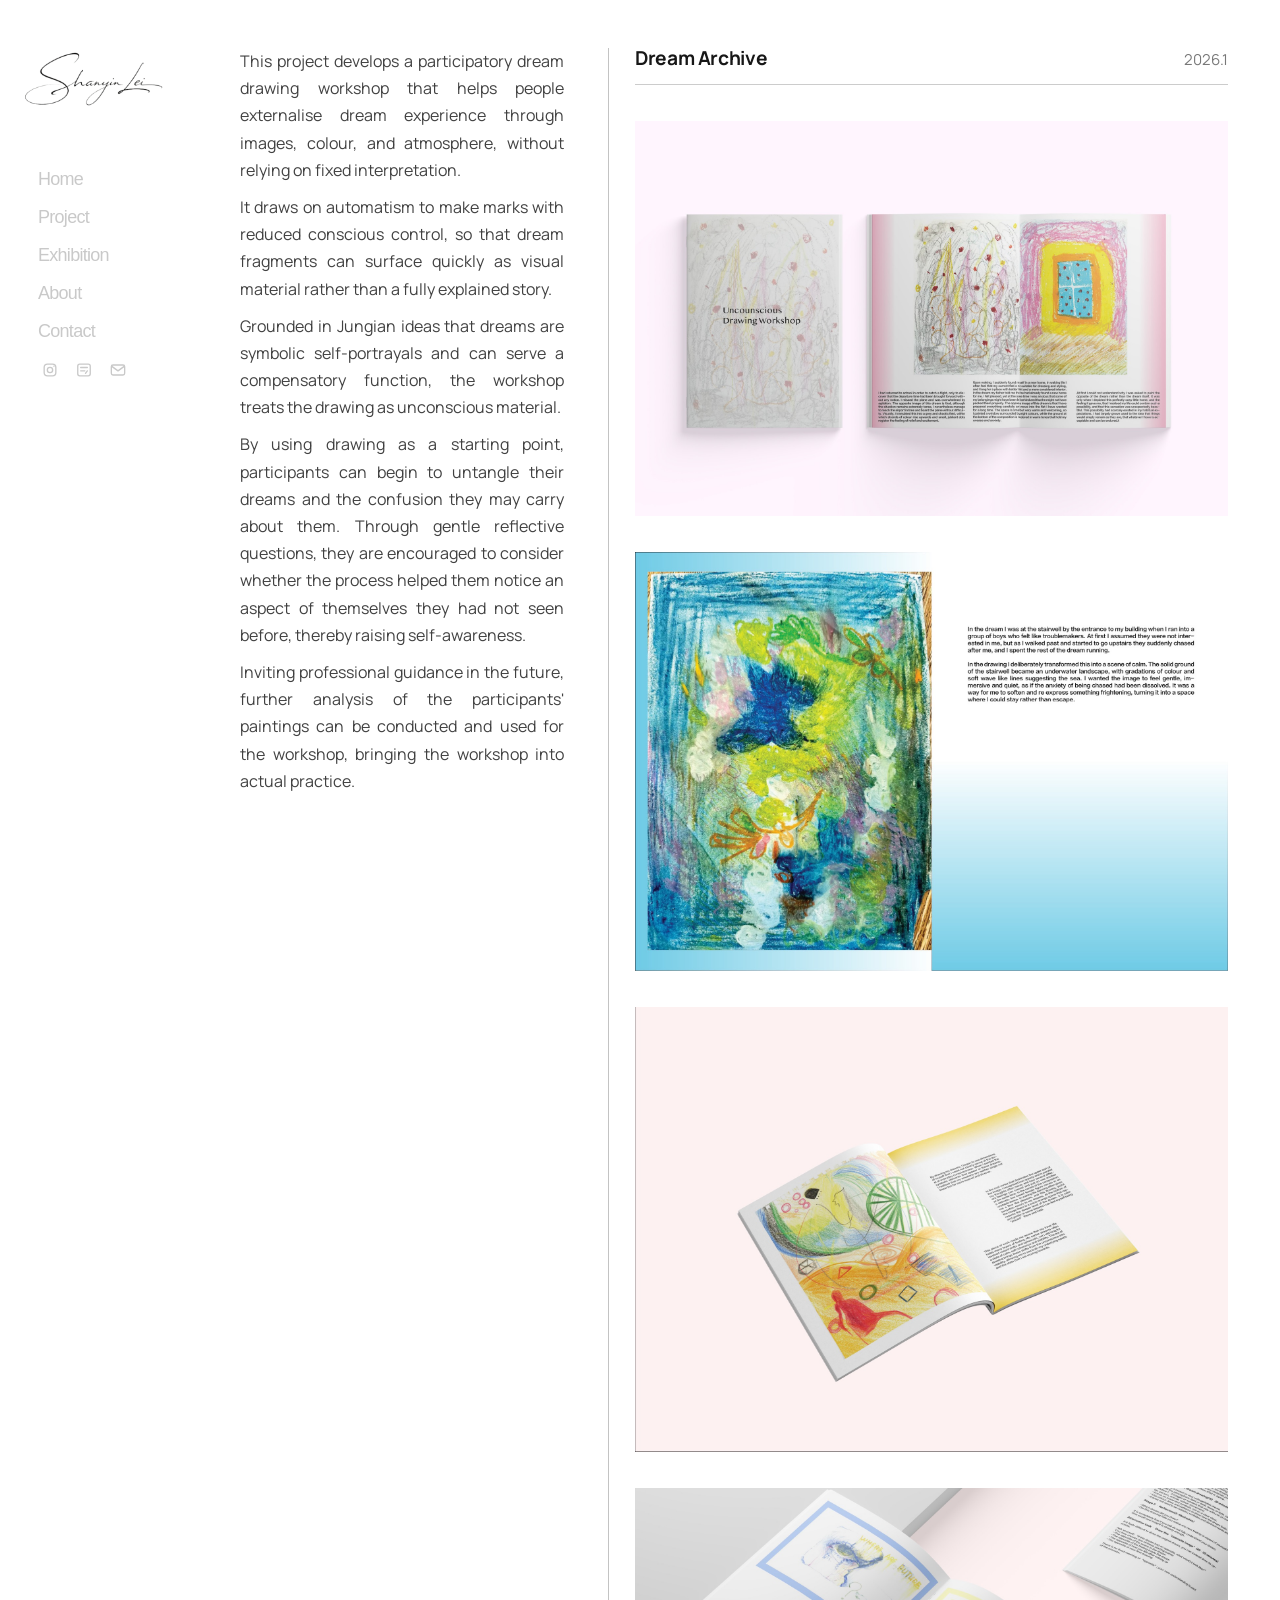
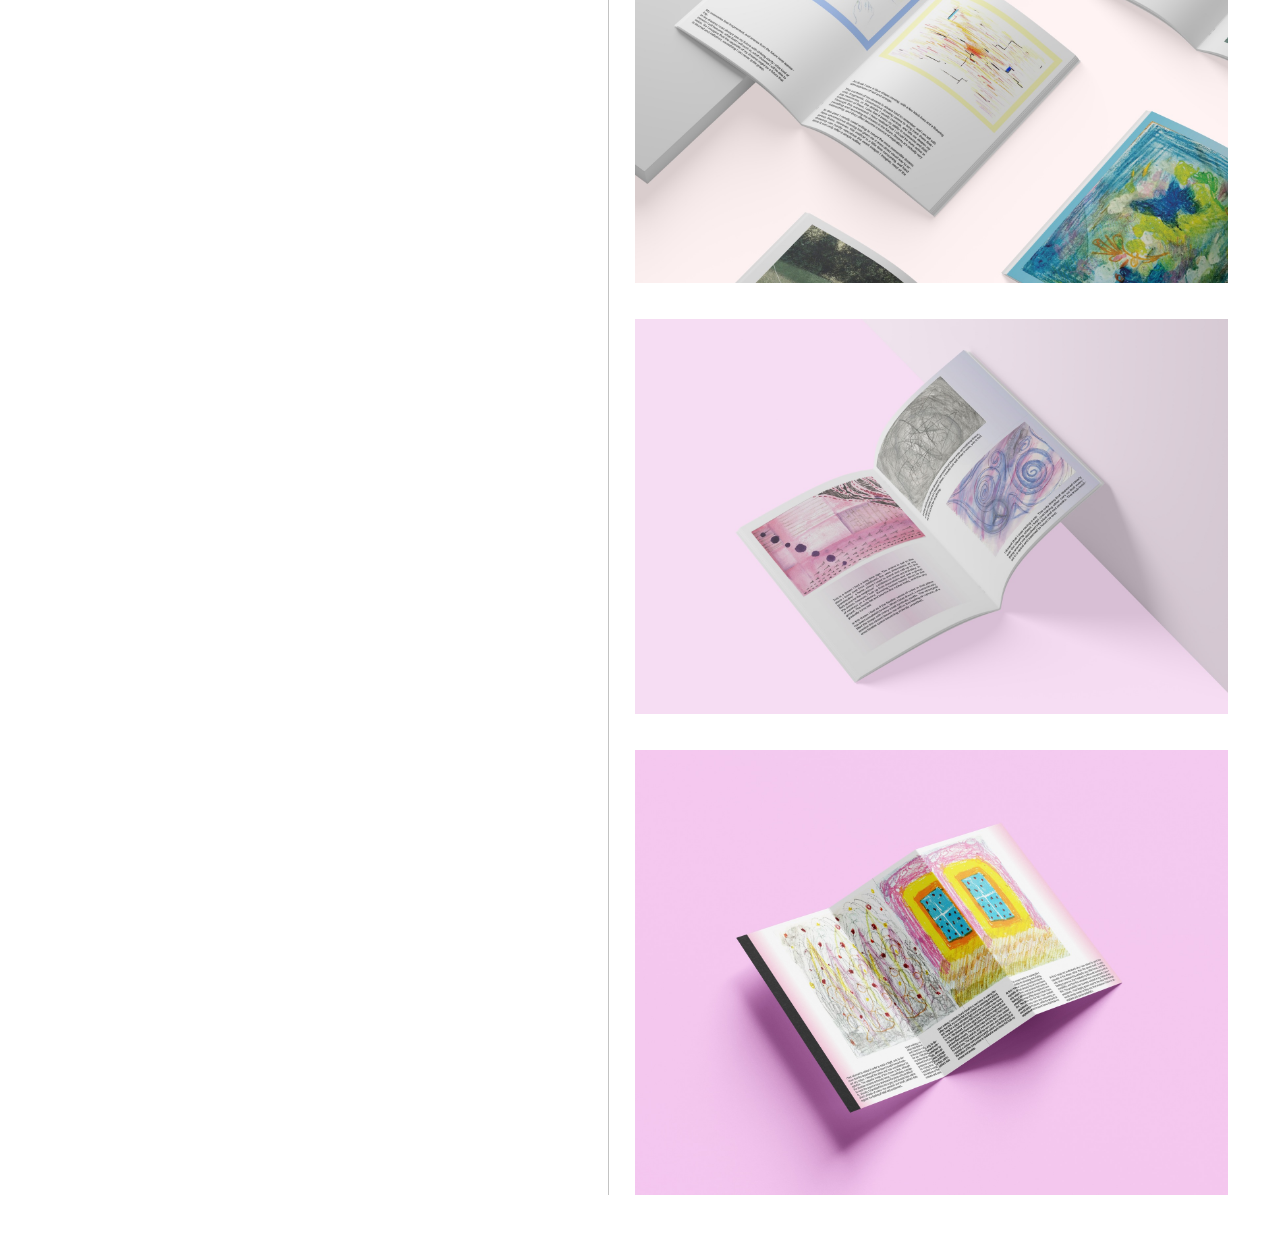
<file: project-1.html>
<!DOCTYPE html>
<html lang="zh-CN">
  <head>
    <meta charset="UTF-8" />
    <meta name="viewport" content="width=device-width, initial-scale=1.0" />
    <title>Dream Archive</title>
    <link rel="preconnect" href="https://fonts.googleapis.com" />
    <link rel="preconnect" href="https://fonts.gstatic.com" crossorigin />
    <link
      href="https://fonts.googleapis.com/css2?family=Cormorant+Garamond:wght@400;500;600&family=Manrope:wght@400;500;700&display=swap"
      rel="stylesheet"
    />
    <link rel="stylesheet" href="styles.css" />
  </head>
  <body class="detail-page">
    <aside class="detail-rail" aria-label="Portfolio navigation">
      <img class="detail-rail-signature" src="签名.png" alt="Shanyin Lei" />
      <nav class="detail-rail-nav">
        <a href="index.html?hero=open#home">Home</a>
        <a href="index.html#projects">Project</a>
        <a href="exhibition.html">Exhibition</a>
        <a href="index.html#about">About</a>
        <a href="index.html#contact">Contact</a>
      </nav>
      <div class="detail-rail-contact" aria-label="Contact links">
        <a class="detail-social-link" href="https://www.instagram.com/vicky_lei10/" aria-label="Instagram">
          <svg viewBox="0 0 24 24" aria-hidden="true"><rect x="5" y="5" width="14" height="14" rx="4"></rect><circle cx="12" cy="12" r="3.2"></circle><path d="M16.7 7.4h.1"></path></svg>
        </a>
        <a class="detail-social-link" href="https://xhslink.com/m/3OLsiYLovVS" aria-label="Xiaohongshu">
          <svg viewBox="0 0 24 24" aria-hidden="true"><rect x="4.5" y="5" width="15" height="14" rx="2.4"></rect><path d="M8 9h8M8 13h5M16 13l-2.2 3"></path></svg>
        </a>
        <a class="detail-social-link" href="mailto:vicky1010@gmail.com" aria-label="Email">
          <svg viewBox="0 0 24 24" aria-hidden="true"><rect x="4" y="6" width="16" height="12" rx="2"></rect><path d="m5 8 7 5 7-5"></path></svg>
        </a>
      </div>
    </aside>
    <main class="detail-shell detail-layout">
      <aside class="detail-sidebar">
        <section class="detail-text-block">
          <p>
            This project develops a participatory dream drawing workshop that helps people externalise dream experience through images, colour, and atmosphere, without relying on fixed interpretation.
          </p>
          <p>
            It draws on automatism to make marks with reduced conscious control, so that dream fragments can surface quickly as visual material rather than a fully explained story.
          </p>
          <p>
            Grounded in Jungian ideas that dreams are symbolic self-portrayals and can serve a compensatory function, the workshop treats the drawing as unconscious material.
          </p>
          <p>
            By using drawing as a starting point, participants can begin to untangle their dreams and the confusion they may carry about them. Through gentle reflective questions, they are encouraged to consider whether the process helped them notice an aspect of themselves they had not seen before, thereby raising self-awareness.
          </p>
          <p>
            Inviting professional guidance in the future, further analysis of the participants' paintings can be conducted and used for the workshop, bringing the workshop into actual practice.
          </p>
        </section>
      </aside>

      <section class="detail-media-stack" aria-label="Dream Archive images">
        <header class="detail-project-header">
          <h1>Dream Archive</h1>
          <p>2026.1</p>
        </header>
        <figure class="detail-media-item detail-media-feature"><img src="主项目1/第一张.jpg" alt="Dream Archive cover image" /></figure>
        <figure class="detail-media-item"><img src="主项目1/Untitled-311.jpg" alt="Dream Archive image 1" /></figure>
        <figure class="detail-media-item"><img src="主项目1/4 copy.jpg" alt="Dream Archive image 2" /></figure>
        <figure class="detail-media-item"><img src="主项目1/6 copy.jpg" alt="Dream Archive image 3" /></figure>
        <figure class="detail-media-item"><img src="主项目1/10 copy.jpg" alt="Dream Archive image 4" /></figure>
        <figure class="detail-media-item"><img src="主项目1/小新的宝藏屋 (49) copy.jpg" alt="Dream Archive image 5" /></figure>
      </section>
    </main>
  </body>
</html>
</file>
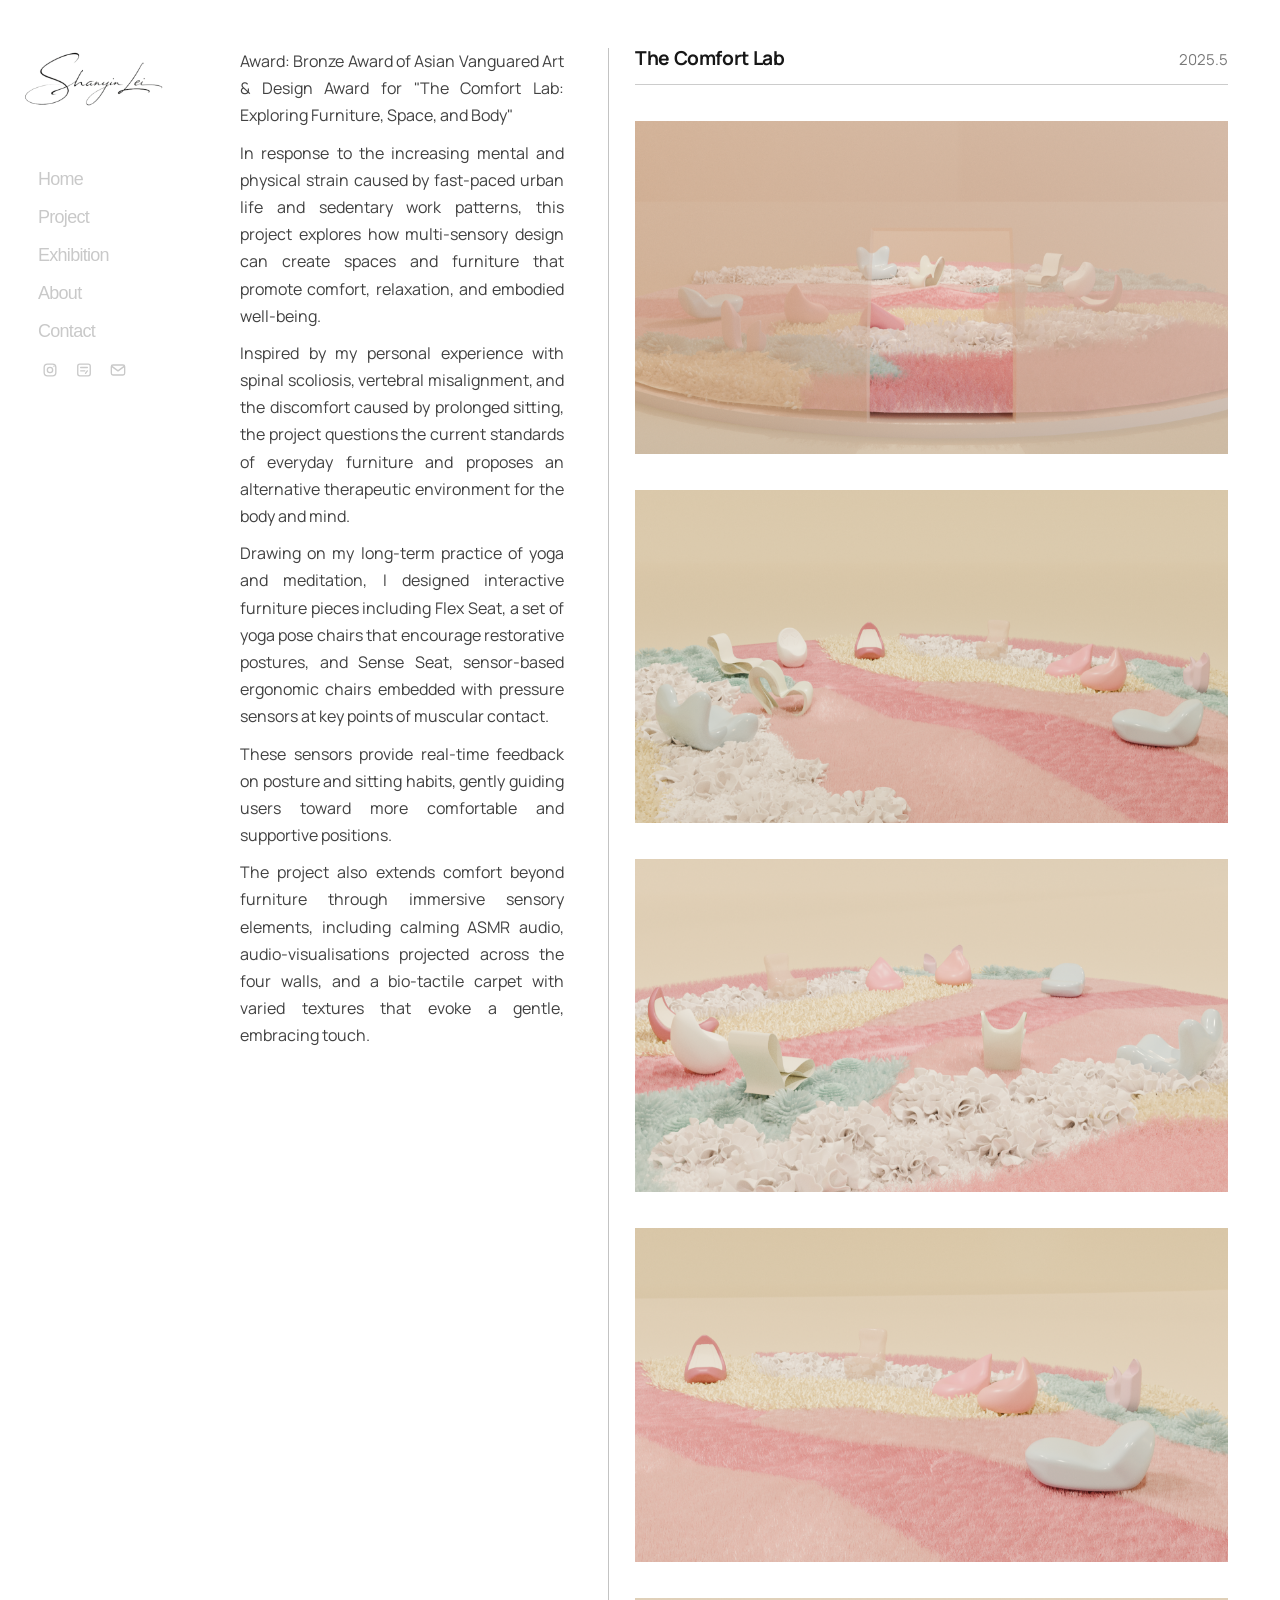
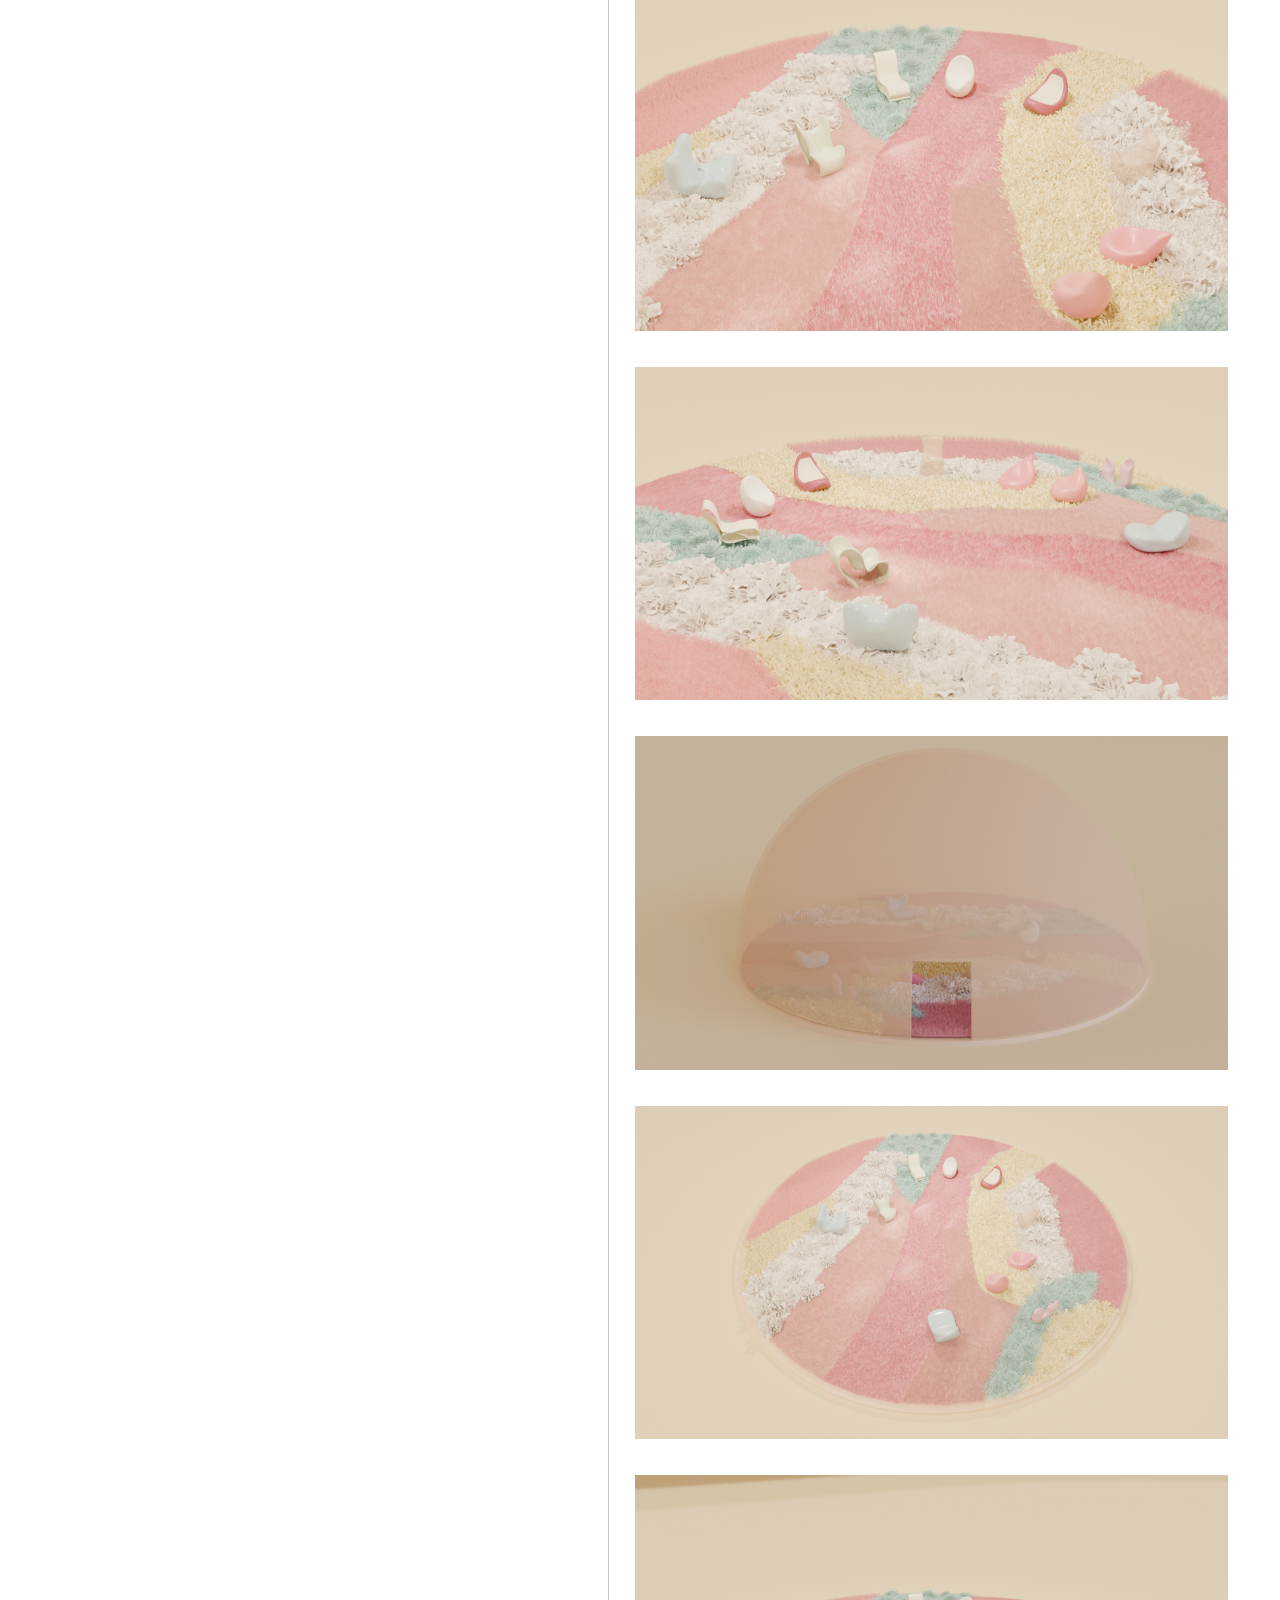
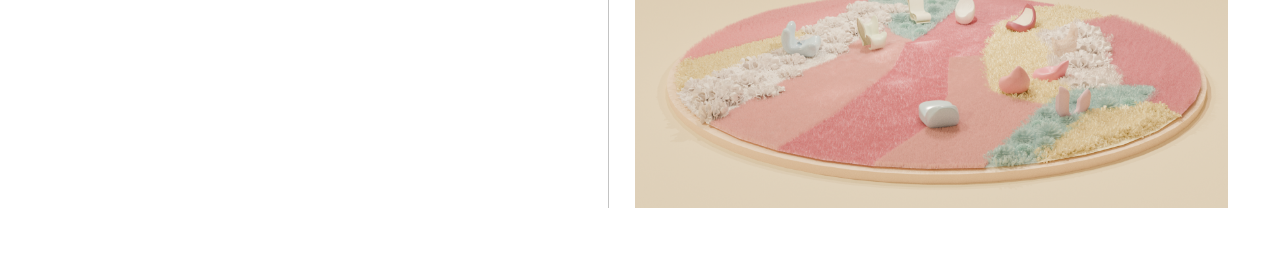
<file: project-2.html>
<!DOCTYPE html>
<html lang="zh-CN">
  <head>
    <meta charset="UTF-8" />
    <meta name="viewport" content="width=device-width, initial-scale=1.0" />
    <title>The Comfort Lab</title>
    <link rel="preconnect" href="https://fonts.googleapis.com" />
    <link rel="preconnect" href="https://fonts.gstatic.com" crossorigin />
    <link
      href="https://fonts.googleapis.com/css2?family=Cormorant+Garamond:wght@400;500;600&family=Manrope:wght@400;500;700&display=swap"
      rel="stylesheet"
    />
    <link rel="stylesheet" href="styles.css" />
  </head>
  <body class="detail-page">
    <aside class="detail-rail" aria-label="Portfolio navigation">
      <img class="detail-rail-signature" src="签名.png" alt="Shanyin Lei" />
      <nav class="detail-rail-nav">
        <a href="index.html?hero=open#home">Home</a>
        <a href="index.html#projects">Project</a>
        <a href="exhibition.html">Exhibition</a>
        <a href="index.html#about">About</a>
        <a href="index.html#contact">Contact</a>
      </nav>
      <div class="detail-rail-contact" aria-label="Contact links">
        <a class="detail-social-link" href="https://www.instagram.com/vicky_lei10/" aria-label="Instagram">
          <svg viewBox="0 0 24 24" aria-hidden="true"><rect x="5" y="5" width="14" height="14" rx="4"></rect><circle cx="12" cy="12" r="3.2"></circle><path d="M16.7 7.4h.1"></path></svg>
        </a>
        <a class="detail-social-link" href="https://xhslink.com/m/3OLsiYLovVS" aria-label="Xiaohongshu">
          <svg viewBox="0 0 24 24" aria-hidden="true"><rect x="4.5" y="5" width="15" height="14" rx="2.4"></rect><path d="M8 9h8M8 13h5M16 13l-2.2 3"></path></svg>
        </a>
        <a class="detail-social-link" href="mailto:vicky1010@gmail.com" aria-label="Email">
          <svg viewBox="0 0 24 24" aria-hidden="true"><rect x="4" y="6" width="16" height="12" rx="2"></rect><path d="m5 8 7 5 7-5"></path></svg>
        </a>
      </div>
    </aside>
    <main class="detail-shell detail-layout">
      <aside class="detail-sidebar">
        <section class="detail-text-block">
          <p class="detail-award">Award: Bronze Award of Asian Vanguared Art &amp; Design Award for "The Comfort Lab: Exploring Furniture, Space, and Body"</p>
          <p>
            In response to the increasing mental and physical strain caused by fast-paced urban life and sedentary work patterns, this project explores how multi-sensory design can create spaces and furniture that promote comfort, relaxation, and embodied well-being.
          </p>
          <p>
            Inspired by my personal experience with spinal scoliosis, vertebral misalignment, and the discomfort caused by prolonged sitting, the project questions the current standards of everyday furniture and proposes an alternative therapeutic environment for the body and mind.
          </p>
          <p>
            Drawing on my long-term practice of yoga and meditation, I designed interactive furniture pieces including Flex Seat, a set of yoga pose chairs that encourage restorative postures, and Sense Seat, sensor-based ergonomic chairs embedded with pressure sensors at key points of muscular contact.
          </p>
          <p>
            These sensors provide real-time feedback on posture and sitting habits, gently guiding users toward more comfortable and supportive positions.
          </p>
          <p>
            The project also extends comfort beyond furniture through immersive sensory elements, including calming ASMR audio, audio-visualisations projected across the four walls, and a bio-tactile carpet with varied textures that evoke a gentle, embracing touch.
          </p>
        </section>
      </aside>

      <section class="detail-media-stack" aria-label="The Comfort Lab images">
        <header class="detail-project-header">
          <h1>The Comfort Lab</h1>
          <p>2025.5</p>
        </header>
        <figure class="detail-media-item detail-media-feature"><img src="主项目2/第一张.PNG" alt="The Comfort Lab cover image" /></figure>
        <figure class="detail-media-item"><img src="主项目2/1.png" alt="The Comfort Lab image 1" /></figure>
        <figure class="detail-media-item"><img src="主项目2/2.png" alt="The Comfort Lab image 2" /></figure>
        <figure class="detail-media-item"><img src="主项目2/3.png" alt="The Comfort Lab image 3" /></figure>
        <figure class="detail-media-item"><img src="主项目2/4.png" alt="The Comfort Lab image 4" /></figure>
        <figure class="detail-media-item"><img src="主项目2/5.png" alt="The Comfort Lab image 5" /></figure>
        <figure class="detail-media-item"><img src="主项目2/bebb1cc2b956fad3bc06711832e8ad58.PNG" alt="The Comfort Lab image 6" /></figure>
        <figure class="detail-media-item"><img src="主项目2/eb209013e28f852a9d80ba89aff79cd8.PNG" alt="The Comfort Lab image 7" /></figure>
        <figure class="detail-media-item"><img src="主项目2/88f2b27ae4bf494534c956295031c436.PNG" alt="The Comfort Lab image 8" /></figure>
      </section>
    </main>
  </body>
</html>
</file>
<file: styles.css>
:root {
  --bg: #fff;
  --text: #171717;
  --muted: rgba(23, 23, 23, 0.66);
  --shadow: 0 22px 60px rgba(0, 0, 0, 0.16);
  --card: rgba(255, 255, 255, 0.72);
  --line: rgba(23, 23, 23, 0.12);
}

* {
  box-sizing: border-box;
}

html,
body {
  margin: 0;
  min-height: 100%;
}

body {
  font-family: "Manrope", sans-serif;
  color: var(--text);
  background: #fff;
}

html {
  scroll-behavior: smooth;
}

.home-shell {
  position: relative;
  isolation: isolate;
}

.site-gradient {
  display: none;
}

.site-gradient-blue {
  background: #fff;
}

.site-gradient-green {
  background: #fff;
}

.reveal-on-scroll {
  opacity: 0;
  transform: translate3d(0, 38px, 0);
  transition:
    opacity 0.82s cubic-bezier(0.22, 1, 0.36, 1),
    transform 0.82s cubic-bezier(0.22, 1, 0.36, 1);
  will-change: opacity, transform;
}

.reveal-on-scroll.is-visible {
  opacity: 1;
  transform: translate3d(0, 0, 0);
}

.reveal-on-scroll[data-reveal="soft"] {
  transform: translate3d(0, 28px, 0);
  transition-duration: 0.72s;
}

.reveal-on-scroll[data-reveal="image"] {
  transform: translate3d(0, 52px, 0) scale(0.985);
  transition-duration: 0.96s;
}

.reveal-on-scroll[data-reveal="image"].is-visible {
  transform: translate3d(0, 0, 0) scale(1);
}

.reveal-on-scroll[data-reveal-delay="1"] {
  transition-delay: 0.08s;
}

.reveal-on-scroll[data-reveal-delay="2"] {
  transition-delay: 0.16s;
}

.reveal-on-scroll[data-reveal-delay="3"] {
  transition-delay: 0.24s;
}

.reveal-on-scroll[data-reveal-delay="4"] {
  transition-delay: 0.32s;
}

img,
video {
  display: block;
  max-width: 100%;
}

button {
  font: inherit;
}

.cover-shell {
  position: relative;
  height: 100vh;
  overflow: hidden;
  background: #fff;
}

.side-nav {
  position: fixed;
  z-index: 32;
  pointer-events: none;
}

.home-top-nav {
  top: 24px;
  left: 0;
  right: 0;
  display: flex;
  flex-direction: row;
  align-items: center;
  justify-content: center;
  gap: clamp(26px, 4vw, 54px);
  opacity: 1;
  transform: translate3d(0, 0, 0);
  transition:
    opacity 0.34s ease,
    transform 0.55s cubic-bezier(0.22, 1, 0.36, 1);
}

.home-side-nav {
  top: 0;
  bottom: 0;
  left: 0;
  width: 230px;
  padding: 44px 10px 36px 32px;
  display: flex;
  flex-direction: column;
  align-items: flex-start;
  justify-content: flex-start;
  gap: 20px;
  opacity: 0;
  transform: translate3d(-26px, -12px, 0);
  transition:
    opacity 0.3s ease,
    transform 0.62s cubic-bezier(0.22, 1, 0.36, 1);
}

.cover-shell.is-side-nav .home-top-nav {
  opacity: 0;
  transform: translate3d(0, -18px, 0);
}

.cover-shell.is-side-nav .home-side-nav {
  opacity: 1;
  transform: translate3d(0, 0, 0);
  pointer-events: auto;
}

.side-nav-signature-wrap {
  position: relative;
  display: block;
  width: 148px;
  margin: 0 0 58px;
  margin-left: -18px;
  overflow: hidden;
  opacity: 0;
  clip-path: inset(0 100% 0 0);
  transform: translate3d(-10px, 0, 0);
}

.side-nav-signature-wrap::after {
  content: "";
  position: absolute;
  inset: -8% -12% -8% auto;
  width: 44%;
  background: rgba(255, 255, 255, 0.72);
  transform: translateX(-220%);
  pointer-events: none;
}

.cover-shell.is-side-nav .side-nav-signature-wrap {
  opacity: 1;
  animation: signature-reveal 0.92s cubic-bezier(0.2, 0.85, 0.22, 1) 0.18s both;
}

.cover-shell.is-side-nav .side-nav-signature-wrap::after {
  animation: signature-wipe 0.92s cubic-bezier(0.2, 0.85, 0.22, 1) 0.18s both;
}

.side-nav-signature {
  display: block;
  width: 148px;
  height: auto;
  margin: 0;
}

.side-nav-item {
  display: flex;
  align-items: center;
  color: #c9c9c9;
  text-decoration: none;
  font-family: "Lato", sans-serif;
  pointer-events: auto;
  transition:
    color 0.28s ease,
    opacity 0.34s ease,
    transform 0.52s cubic-bezier(0.22, 1, 0.36, 1);
}

.side-nav-item.is-active {
  color: #171717;
}

.home-top-nav .side-nav-item.is-active {
  opacity: 1;
}

.cover-shell.is-side-nav .home-side-nav .side-nav-item.is-active {
  color: #171717;
}

.side-nav-label {
  font-size: clamp(16px, 1.15vw, 22px);
  line-height: 1;
  font-weight: 400;
  letter-spacing: -0.04em;
}

.home-side-nav .side-nav-item,
.home-side-nav .side-nav-contact {
  opacity: 0;
  transform: translate3d(-12px, 0, 0);
}

.cover-shell.is-side-nav .home-side-nav .side-nav-item,
.cover-shell.is-side-nav .home-side-nav .side-nav-contact {
  opacity: 1;
  transform: translate3d(0, 0, 0);
}

.cover-shell.is-side-nav .home-side-nav .side-nav-item:nth-of-type(1) {
  transition-delay: 0.16s;
}

.cover-shell.is-side-nav .home-side-nav .side-nav-item:nth-of-type(2) {
  transition-delay: 0.22s;
}

.cover-shell.is-side-nav .home-side-nav .side-nav-item:nth-of-type(3) {
  transition-delay: 0.28s;
}

.cover-shell.is-side-nav .home-side-nav .side-nav-item:nth-of-type(4) {
  transition-delay: 0.34s;
}

.cover-shell.is-side-nav .home-side-nav .side-nav-item:nth-of-type(5) {
  transition-delay: 0.4s;
}

.cover-shell.is-side-nav .home-side-nav .side-nav-contact {
  transition-delay: 0.46s;
}

.cover-shell.is-side-nav .home-side-nav .side-nav-item {
  color: #c9c9c9;
  font-size: clamp(18px, 1.4vw, 26px);
  line-height: 1;
  text-align: left;
}

.cover-shell.is-side-nav .home-side-nav .side-nav-label {
  font-size: clamp(18px, 1.4vw, 26px);
}

.side-nav-contact {
  display: flex;
  gap: 10px;
  margin-top: 18px;
  width: 148px;
  justify-content: flex-start;
}

.side-social-link {
  width: 24px;
  height: 24px;
  display: grid;
  place-items: center;
  color: #c9c9c9;
  text-decoration: none;
}

.side-social-link svg {
  width: 20px;
  height: 20px;
  stroke: currentColor;
  fill: none;
  stroke-width: 1.6;
  stroke-linecap: round;
  stroke-linejoin: round;
}

.detail-page .side-nav {
  color: var(--text);
}

.detail-page .side-nav-item {
  color: rgba(23, 23, 23, 0.38);
}

.signature-mark {
  position: fixed;
  top: 22px;
  right: 28px;
  z-index: 34;
  width: clamp(82px, 9vw, 132px);
  pointer-events: none;
}

.detail-rail {
  position: fixed;
  top: 0;
  bottom: 0;
  left: 0;
  z-index: 24;
  width: 230px;
  padding: 44px 10px 36px 38px;
  display: flex;
  flex-direction: column;
  align-items: flex-start;
  background: transparent;
}

.detail-rail-signature {
  width: 148px;
  height: auto;
  margin: 0 0 58px;
  margin-left: -18px;
}

.detail-rail-nav {
  width: 148px;
  display: flex;
  flex-direction: column;
  align-items: flex-start;
  gap: 20px;
}

.detail-rail-nav a {
  color: #c9c9c9;
  font-family: "Lato", sans-serif;
  font-size: clamp(18px, 1.4vw, 26px);
  line-height: 1;
  font-weight: 400;
  text-decoration: none;
  letter-spacing: -0.04em;
  text-align: left;
}

.detail-rail-contact {
  display: flex;
  gap: 10px;
  margin-top: 18px;
  width: 148px;
  justify-content: flex-start;
}

.detail-social-link {
  width: 24px;
  height: 24px;
  display: grid;
  place-items: center;
  color: #c9c9c9;
  text-decoration: none;
}

.detail-social-link svg {
  width: 20px;
  height: 20px;
  stroke: currentColor;
  fill: none;
  stroke-width: 1.6;
  stroke-linecap: round;
  stroke-linejoin: round;
}

.detail-social-link span {
  font-size: 13px;
  line-height: 1;
  font-weight: 600;
}

.background-layer {
  position: absolute;
  inset: 0;
  padding: 30px 36px 0;
  background: #fff;
  opacity: 0;
  transform: scale(1.08);
  z-index: 0;
  will-change: transform, opacity;
  backface-visibility: hidden;
}

.background-copy {
  position: absolute;
  top: 118px;
  left: 68px;
  right: 68px;
  z-index: 3;
  width: auto;
  color: #fff;
  display: flex;
  align-items: baseline;
  justify-content: flex-start;
  gap: clamp(44px, 5vw, 96px);
  pointer-events: none;
  mix-blend-mode: difference;
  isolation: isolate;
}

.background-title {
  margin: 0;
  font-family: "Manrope", sans-serif;
  font-size: clamp(40px, 5vw, 82px);
  line-height: 0.96;
  font-weight: 500;
  letter-spacing: -0.04em;
  transform: none;
}

.background-subtitle {
  margin: 0;
  max-width: none;
  font-family: "Manrope", sans-serif;
  font-size: clamp(28px, 3.9vw, 62px);
  line-height: 0.98;
  letter-spacing: -0.04em;
  text-align: left;
  white-space: nowrap;
  margin-left: 64px;
  transform: none;
  display: inline-flex;
  align-items: baseline;
  gap: clamp(12px, 1.3vw, 26px);
}

.hero-copy {
  position: relative;
  z-index: 3;
  width: min(420px, calc(100vw - 48px));
  padding: 32px 0 0 32px;
}

.eyebrow,
.detail-kicker {
  margin: 0 0 12px;
  font-size: 12px;
  letter-spacing: 0.28em;
  text-transform: uppercase;
  color: var(--muted);
}

.hero-copy h1,
.detail-header h1 {
  margin: 0;
  font-family: "Cormorant Garamond", serif;
  font-size: clamp(42px, 6vw, 86px);
  line-height: 0.94;
  font-weight: 500;
}

.hero-note {
  width: min(320px, 100%);
  margin: 18px 0 0;
  font-size: 14px;
  line-height: 1.7;
  color: var(--muted);
}

.vinyl-trigger {
  position: absolute;
  top: 57%;
  left: 50%;
  z-index: 4;
  width: min(46vw, 540px);
  padding: 0;
  border: 0;
  background: transparent;
  cursor: pointer;
  transform: translate(-50%, -50%);
}

.vinyl-trigger:hover {
  transform: translate(-50%, -50%) scale(1.015);
}

.vinyl-inner {
  position: relative;
  display: block;
  transform-origin: 50% 50%;
  will-change: transform, opacity;
  backface-visibility: hidden;
}

.vinyl {
  width: 100%;
  filter: drop-shadow(0 30px 50px rgba(0, 0, 0, 0.22));
  user-select: none;
  -webkit-user-drag: none;
  will-change: transform, opacity;
  backface-visibility: hidden;
}

.vinyl-state {
  transform-origin: 50% 50%;
}

.vinyl-state-1 {
  transform: scale(1.24);
}

.vinyl-state-2 {
  position: relative;
  inset: auto;
  opacity: 0;
  transform: scale(0.82);
}

.vinyl-spin-layer {
  position: absolute;
  inset: 0;
  display: block;
  will-change: transform, opacity;
  backface-visibility: hidden;
  transform: translateZ(0);
}

.vinyl-spin-layer.is-spinning {
  animation: vinyl-spin 5.8s linear infinite;
}

.hero-gallery-viewport {
  position: absolute;
  inset: 0;
  z-index: 12;
  overflow: hidden;
  opacity: 0;
  pointer-events: none;
  will-change: opacity;
  backface-visibility: hidden;
}

.cover-shell[data-state="open"] .hero-gallery-viewport {
  pointer-events: auto;
}

.hero-gallery-track,
.gallery-track {
  position: absolute;
  inset: 0;
  will-change: transform;
  backface-visibility: hidden;
  transform: translateZ(0);
}

.gallery-hit-layer {
  position: absolute;
  inset: 0;
  z-index: 20;
  pointer-events: none;
  will-change: transform;
  transform: translateZ(0);
}

.orbit-card {
  position: absolute;
  width: var(--card-width, 220px);
  opacity: 0;
  transform-origin: 50% 50%;
  transition:
    filter 0.35s ease,
    opacity 0.35s ease;
  will-change: transform, opacity, filter;
  backface-visibility: hidden;
  transform-style: preserve-3d;
  contain: layout paint style;
  pointer-events: none;
}

.hero-card {
  pointer-events: auto;
}

.hero-card a,
.hero-card div {
  display: block;
  width: 100%;
}

.orbit-card-duplicate {
  pointer-events: none !important;
}

.orbit-card img {
  width: 100%;
  height: auto;
  border-radius: 2px;
  box-shadow: var(--shadow);
}

.gallery-track.is-bursting .orbit-card img {
  box-shadow: none;
}

.orbit-card.transparent-art img {
  box-shadow: none;
  mix-blend-mode: multiply;
}

.orbit-card.is-link {
  cursor: pointer;
}

.orbit-card.detail-entry {
  z-index: 28 !important;
}

.gallery-track.is-hovering .orbit-card {
  opacity: 0.28;
  filter: blur(1.8px) saturate(0.7);
}

.gallery-track.is-hovering .orbit-card.is-focused {
  opacity: 1;
  filter: none;
  z-index: 12;
}

.gallery-track.is-hovering .orbit-card.is-focused img {
  box-shadow: 0 30px 70px rgba(0, 0, 0, 0.24);
}

.gallery-hit {
  position: absolute;
  border: 0;
  padding: 0;
  margin: 0;
  background: transparent;
  opacity: 0;
  pointer-events: none;
  cursor: default;
}

.gallery-hit.is-active {
  pointer-events: auto;
}

.gallery-hit.is-link {
  cursor: pointer;
}

@keyframes signature-reveal {
  0% {
    opacity: 0;
    clip-path: inset(0 100% 0 0);
    transform: translate3d(-10px, 0, 0);
  }

  100% {
    opacity: 1;
    clip-path: inset(0 0 0 0);
    transform: translate3d(0, 0, 0);
  }
}

@keyframes signature-wipe {
  0% {
    transform: translateX(-220%);
    opacity: 0;
  }

  20% {
    opacity: 1;
  }

  100% {
    transform: translateX(210%);
    opacity: 0;
  }
}

@keyframes vinyl-spin {
  from {
    transform: translateZ(0) rotate(0deg);
  }

  to {
    transform: translateZ(0) rotate(360deg);
  }
}

.detail-page {
  background: #fff;
}

.standalone-main {
  min-height: 100vh;
}

.project-two-panel {
  position: relative;
  min-height: 100vh;
  overflow: visible;
  background: transparent;
  z-index: 2;
  opacity: 1;
  pointer-events: auto;
}

.project-gallery-viewport {
  position: relative;
  inset: 0;
  overflow: visible;
  z-index: 2;
}

.project-two-panel.is-visible {
  opacity: 1;
  pointer-events: auto;
}

.project-two-close {
  position: fixed;
  top: 22px;
  left: 24px;
  z-index: 30;
  border: 0;
  padding: 0;
  background: transparent;
  color: #151515;
  cursor: pointer;
  font-size: 13px;
  letter-spacing: 0.08em;
  text-transform: uppercase;
  mix-blend-mode: multiply;
  opacity: 0;
  pointer-events: none;
}

.project-two-hero {
  position: absolute;
  inset: 0;
  z-index: 20;
  border: 0;
  padding: 0;
  background: transparent;
  cursor: pointer;
  overflow: hidden;
  will-change: transform, border-radius;
  backface-visibility: hidden;
}

.project-two-hero img {
  width: 100%;
  height: 100%;
  object-fit: cover;
  will-change: transform;
  backface-visibility: hidden;
}

.project-two-overlay {
  position: absolute;
  inset: auto 0 0 0;
  display: flex;
  justify-content: space-between;
  align-items: end;
  padding: 28px 32px;
  color: #fff;
  background: rgba(0, 0, 0, 0.46);
  font-size: 14px;
  letter-spacing: 0.08em;
  text-transform: uppercase;
}

.project-two-title {
  font-family: "Cormorant Garamond", serif;
  font-size: clamp(32px, 4vw, 56px);
  letter-spacing: 0;
  text-transform: none;
}

.project-two-gallery {
  position: absolute;
  inset: 0;
  pointer-events: none;
}

.project-two-card {
  position: absolute;
  top: 50%;
  left: 50%;
  width: clamp(160px, var(--card-width, 16vw), 340px);
  margin: 0;
  opacity: 0;
  transform: translate3d(-50%, -50%, 0) scale(0.86);
  will-change: transform, opacity;
  backface-visibility: hidden;
  transform-style: preserve-3d;
  pointer-events: auto;
}

.project-two-card img {
  width: 100%;
  display: block;
  border-radius: 18px;
  box-shadow: 0 28px 70px rgba(18, 18, 18, 0.18);
}

.project-two-panel[data-state="open"] .project-two-gallery {
  pointer-events: auto;
}

.project-two-panel[data-state="open"] .project-two-close {
  opacity: 1;
  pointer-events: auto;
}

.project-two-panel[data-state="open"] .project-two-card:hover {
  z-index: 12;
}

.project-two-panel[data-state="open"] .project-two-card:hover img {
  box-shadow: 0 34px 90px rgba(18, 18, 18, 0.24);
}

.exhibitions-panel {
  position: relative;
  z-index: 2;
  padding: 96px 0 120px;
  background: #fff;
}

.exhibitions-page-panel {
  min-height: 100vh;
  padding-top: 72px;
}

.exhibitions-shell {
  width: calc(100vw - 302px);
  margin: 0 72px 0 230px;
  display: grid;
  gap: 84px;
}

.exhibition-entry {
  display: grid;
  gap: 28px;
}

.exhibition-copy {
  display: grid;
  gap: 8px;
  width: 100%;
}

.exhibition-heading {
  width: 100%;
  display: grid;
  grid-template-columns: minmax(0, 1fr) auto;
  align-items: start;
  column-gap: 24px;
}

.exhibition-index {
  margin: 6px 0 0;
  font-size: 13px;
  line-height: 1;
  letter-spacing: 0.12em;
  text-transform: uppercase;
  color: rgba(23, 23, 23, 0.46);
  text-align: right;
  justify-self: end;
  white-space: nowrap;
}

.exhibition-copy h2 {
  margin: 0;
  font-family: "Cormorant Garamond", serif;
  font-size: clamp(32px, 3.2vw, 52px);
  line-height: 0.98;
  font-weight: 500;
  letter-spacing: -0.03em;
}

.exhibition-copy p {
  margin: 0;
  max-width: 820px;
  font-size: 17px;
  line-height: 1.68;
  color: rgba(23, 23, 23, 0.78);
}

.exhibition-media {
  display: grid;
  gap: 18px;
}

.exhibition-frame {
  margin: 0;
  overflow: hidden;
  background: rgba(255, 255, 255, 0.84);
}

.exhibition-frame-wide {
  width: 100%;
  max-width: 100%;
  aspect-ratio: 16 / 9;
  background: #000;
}

.exhibition-frame img {
  width: 100%;
  display: block;
  height: auto;
}

.exhibition-frame video {
  width: 100%;
  display: block;
  height: 100%;
  background: #000;
  object-fit: contain;
}

.exhibition-two-layout {
  grid-template-columns: minmax(0, 0.84fr) minmax(0, 1.16fr);
  align-items: start;
  gap: 18px;
}

.exhibition-two-tall {
  grid-column: 1;
  grid-row: 1;
}

.exhibition-two-right-stack {
  grid-column: 2;
  display: grid;
  align-content: start;
  gap: 18px;
}

.exhibition-two-right {
  width: 100%;
}

.exhibition-two-layout .exhibition-frame-page {
  grid-column: 1 / -1;
}

.exhibition-three-stack {
  gap: 28px;
}

.exhibition-frame-page img {
  width: 100%;
  min-height: min(86vh, 920px);
  object-fit: cover;
}

.about-contact-panel {
  position: relative;
  z-index: 2;
  padding: 72px 0 180px;
  background: #fff;
}

.about-only-panel {
  min-height: 100vh;
}

.about-only-panel .about-contact-shell {
  grid-template-columns: minmax(0, 1fr) minmax(150px, 0.34fr);
}

.about-contact-shell {
  width: calc(100vw - 302px);
  margin: 0 72px 0 230px;
  display: grid;
  grid-template-columns: minmax(0, 1.24fr) minmax(150px, 0.34fr);
  gap: 52px;
  align-items: start;
}

.about-contact-copy {
  display: grid;
  gap: 22px;
  margin-top: -104px;
}

.about-kicker {
  margin: 0 0 6px;
  font-size: 11px;
  line-height: 1;
  letter-spacing: 0.12em;
  text-transform: uppercase;
  color: rgba(23, 23, 23, 0.48);
}

.about-intro h2 {
  margin: 0;
  font-family: "Cormorant Garamond", serif;
  font-size: clamp(32px, 3vw, 48px);
  line-height: 0.92;
  font-weight: 500;
  letter-spacing: -0.04em;
}

.about-name-inline {
  display: inline-block;
  margin-left: 0.22em;
  font-size: 0.72em;
  letter-spacing: -0.02em;
  transform: translateY(-0.08em);
}

.about-role,
.about-block p,
.contact-intro,
.contact-footnote {
  margin: 0;
  font-size: 14px;
  line-height: 1.45;
  color: rgba(23, 23, 23, 0.8);
}

.about-role {
  margin-top: 4px;
}

.about-block {
  display: grid;
  gap: 4px;
}

.about-block:last-of-type {
  gap: 12px;
}

.about-block h3 {
  margin: 0 0 2px;
  font-size: 11px;
  line-height: 1.2;
  letter-spacing: 0.1em;
  text-transform: uppercase;
  color: rgba(23, 23, 23, 0.52);
}

.contact-block {
  display: grid;
  gap: 10px;
  padding-top: 6px;
  scroll-margin-top: 72px;
}

.contact-page-panel {
  min-height: 100vh;
  padding-top: 88px;
}

.contact-page-panel .about-contact-copy {
  margin-top: 0;
  gap: 28px;
}

.contact-page-panel .about-contact-shell {
  align-items: start;
}

.contact-page-intro h2 {
  margin: 0;
  font-family: "Cormorant Garamond", serif;
  font-size: clamp(42px, 4vw, 68px);
  line-height: 0.94;
  font-weight: 500;
  letter-spacing: -0.04em;
}

.contact-page-block {
  padding-top: 0;
}

.contact-standalone-panel {
  position: relative;
  z-index: 2;
  min-height: 115vh;
  padding: 120px 0 220px;
  background:
    radial-gradient(circle at 50% 42%, rgba(229, 150, 145, 0.44) 0%, rgba(232, 176, 171, 0.3) 16%, rgba(244, 230, 226, 0.12) 34%, rgba(248, 246, 241, 0.9) 64%, #fff 100%);
}

.contact-standalone-shell {
  width: calc(100vw - 302px);
  min-height: calc(100vh - 340px);
  margin: 0 72px 0 230px;
  display: grid;
  justify-items: center;
  align-content: start;
  gap: 18px;
  padding-top: 8px;
}

.contact-standalone-shell .about-kicker {
  margin-bottom: 2px;
}

.contact-standalone-intro {
  margin: 0 0 44px;
  max-width: 520px;
  font-size: 15px;
  line-height: 1.5;
  text-align: center;
  color: rgba(23, 23, 23, 0.66);
  transform: translateX(-20px);
}

.contact-standalone-list {
  display: grid;
  justify-items: center;
  gap: 52px;
  width: min(100%, 720px);
}

.contact-standalone-item {
  display: grid;
  justify-items: center;
  gap: 18px;
  color: inherit;
  text-decoration: none;
}

.contact-standalone-static {
  cursor: default;
}

.contact-standalone-icon {
  width: 42px;
  height: 42px;
  display: grid;
  place-items: center;
  color: rgba(23, 23, 23, 0.92);
  transform: translateX(-20px);
}

.contact-standalone-icon svg {
  width: 38px;
  height: 38px;
  stroke: currentColor;
  fill: none;
  stroke-width: 1.5;
  stroke-linecap: round;
  stroke-linejoin: round;
}

.contact-standalone-icon text {
  fill: currentColor;
  stroke: none;
  font-family: "Manrope", sans-serif;
  font-size: 4.5px;
  font-weight: 800;
  letter-spacing: -0.04em;
}

.contact-standalone-value {
  font-family: "Cormorant Garamond", serif;
  font-size: clamp(24px, 2.35vw, 42px);
  line-height: 1.02;
  font-weight: 500;
  letter-spacing: -0.03em;
  text-align: center;
  transform: translateX(-20px);
}

.contact-list {
  display: grid;
  gap: 5px;
  max-width: 620px;
}

.contact-item {
  display: grid;
  grid-template-columns: 18px max-content max-content;
  align-items: center;
  column-gap: 6px;
  width: fit-content;
  max-width: 100%;
  padding: 0;
  color: inherit;
  text-decoration: none;
}

.contact-item-static {
  cursor: default;
}

.contact-icon {
  width: 15px;
  height: 15px;
  display: grid;
  place-items: center;
  color: #171717;
}

.contact-icon svg {
  width: 14px;
  height: 14px;
  stroke: currentColor;
  fill: none;
  stroke-width: 1.4;
  stroke-linecap: round;
  stroke-linejoin: round;
}

.contact-icon-text {
  font-size: 12px;
  line-height: 1;
  font-weight: 600;
  font-family: "Manrope", sans-serif;
}

.contact-label {
  font-size: 14px;
  line-height: 1;
  letter-spacing: 0;
  text-transform: none;
  color: rgba(23, 23, 23, 0.88);
}

.contact-label::after {
  content: ":";
}

.contact-value {
  font-size: 14px;
  line-height: 1.25;
  color: rgba(23, 23, 23, 0.88);
}

.contact-footnote {
  color: rgba(23, 23, 23, 0.56);
}

.about-portrait {
  margin: 0;
  position: sticky;
  top: 116px;
  width: min(100%, 176px);
  justify-self: end;
  margin-right: 36px;
  display: grid;
  gap: 6px;
}

.about-portrait img {
  width: 100%;
  display: block;
  aspect-ratio: 3 / 4;
  object-fit: cover;
}

.about-portrait .contact-footnote {
  justify-self: end;
  text-align: right;
  width: 178%;
  margin-right: -24px;
  margin-top: 10px;
  font-size: 11px;
  line-height: 1.1;
  letter-spacing: 0.01em;
  max-width: 250px;
}

.detail-shell {
  width: calc(100vw - 230px);
  margin: 0 0 0 230px;
  padding: 48px 52px 64px 0;
}

.detail-layout {
  display: grid;
  grid-template-columns: minmax(280px, 0.79fr) 1px minmax(490px, 1.33fr);
  column-gap: 26px;
  align-items: start;
}

.detail-layout::before {
  content: "";
  grid-column: 2;
  grid-row: 1 / -1;
  align-self: stretch;
  justify-self: center;
  width: 1px;
  background: rgba(23, 23, 23, 0.26);
}

.detail-sidebar {
  position: sticky;
  top: 48px;
  min-height: calc(100vh - 96px);
  padding: 0 18px 0 10px;
  display: grid;
  gap: 18px;
  align-content: start;
}

.detail-sidebar h1 {
  margin: 0;
  font-family: "Manrope", sans-serif;
  font-size: clamp(22px, 1.9vw, 32px);
  line-height: 1.12;
  font-weight: 700;
  letter-spacing: -0.02em;
}

.detail-text-block {
  display: grid;
  gap: 10px;
}

.detail-text-block h2 {
  margin: 0;
  font-size: 14px;
  line-height: 1.2;
  letter-spacing: 0.08em;
  text-transform: uppercase;
  color: var(--muted);
}

.detail-text-block p,
.detail-award {
  margin: 0;
  font-size: 16px;
  line-height: 1.7;
  text-align: justify;
  text-align-last: left;
  hyphens: auto;
  overflow-wrap: break-word;
  word-break: normal;
  color: rgba(23, 23, 23, 0.82);
}

.detail-sidebar .project-one-title {
  font-family: "Manrope", sans-serif;
  font-size: clamp(24px, 2vw, 34px);
  line-height: 1.1;
  font-weight: 500;
  letter-spacing: -0.02em;
}

.detail-media-stack {
  display: grid;
  gap: 36px;
  padding-left: 0;
  max-width: 1160px;
}

.detail-project-header {
  display: flex;
  align-items: baseline;
  justify-content: space-between;
  gap: 24px;
  padding: 0 0 14px;
  border-bottom: 1px solid rgba(23, 23, 23, 0.22);
}

.detail-project-header h1 {
  margin: 0;
  font-size: clamp(18px, 1.5vw, 26px);
  line-height: 1.12;
  font-weight: 700;
  letter-spacing: -0.02em;
}

.detail-project-header p {
  margin: 0;
  flex: 0 0 auto;
  font-size: 15px;
  line-height: 1;
  color: rgba(23, 23, 23, 0.58);
}

.detail-media-item {
  margin: 0;
  border-radius: 0;
  overflow: hidden;
  background: rgba(255, 255, 255, 0.8);
  box-shadow: none;
}

.detail-media-item img,
.detail-media-item video {
  width: 100%;
  display: block;
  height: auto;
  object-fit: cover;
}

.detail-media-feature {
  box-shadow: none;
}

.detail-media-video video {
  aspect-ratio: 16 / 10;
}

.detail-header {
  display: grid;
  gap: 10px;
  padding: 8px 0 36px;
}

.back-link {
  width: fit-content;
  color: var(--text);
  text-decoration: none;
  border-bottom: 1px solid var(--line);
  padding-bottom: 4px;
}

.detail-grid {
  display: grid;
  grid-template-columns: repeat(12, minmax(0, 1fr));
  gap: 18px;
}

.detail-card {
  grid-column: span 4;
  margin: 0;
  overflow: hidden;
  border-radius: 16px;
  background: var(--card);
  box-shadow: var(--shadow);
}

.detail-card img,
.detail-card video {
  width: 100%;
  height: 100%;
  object-fit: cover;
}

.feature-card {
  grid-column: 1 / -1;
}

.detail-video {
  grid-column: span 8;
}

@media (max-width: 900px) {
  .hero-copy {
    width: calc(100vw - 40px);
    padding: 24px 0 0 20px;
  }

  .hero-note {
    width: min(300px, 100%);
  }

  .vinyl-trigger {
    width: min(68vw, 460px);
    top: 50%;
  }

  .detail-card,
  .detail-video {
    grid-column: span 6;
  }

  .detail-layout {
    grid-template-columns: 1fr;
    gap: 28px;
  }

  .detail-layout::before {
    content: none;
  }

  .detail-rail {
    position: relative;
    width: auto;
    min-height: auto;
    padding: 28px 24px 18px;
    display: flex;
    gap: 0;
  }

  .detail-rail-signature {
    width: 112px;
    margin-bottom: 22px;
  }

  .detail-rail-nav {
    width: auto;
    display: flex;
    flex-wrap: wrap;
    flex-direction: row;
    gap: 14px 22px;
    justify-content: flex-start;
  }

  .detail-rail-nav a {
    font-size: 18px;
  }

  .detail-rail-contact {
    width: auto;
    justify-content: flex-start;
    margin-top: 14px;
  }

  .detail-shell {
    width: min(100vw - 32px, 980px);
    margin: 0 auto;
    padding: 24px 0 48px;
  }

  .exhibitions-shell {
    width: min(100vw - 32px, 980px);
    margin: 0 auto;
    gap: 68px;
  }

  .about-contact-shell {
    width: min(100vw - 32px, 980px);
    margin: 0 auto;
    grid-template-columns: 1fr;
    gap: 32px;
  }

  .about-portrait {
    position: relative;
    top: auto;
    width: min(42vw, 220px);
    max-width: 220px;
    justify-self: start;
  }

  .exhibition-heading {
    grid-template-columns: 1fr;
    row-gap: 10px;
  }

  .exhibition-index {
    margin-top: 0;
    text-align: left;
    justify-self: start;
  }

  .exhibition-copy h2 {
    font-size: clamp(28px, 7vw, 42px);
  }

  .exhibition-copy p {
    font-size: 16px;
  }

  .detail-sidebar {
    position: relative;
    top: auto;
    min-height: auto;
    padding: 0;
  }

  .signature-mark {
    width: 82px;
    right: 18px;
  }

  .project-two-card {
    width: clamp(132px, var(--card-width, 24vw), 250px);
  }
}

@media (max-width: 640px) {
  .background-layer {
    padding: 18px 18px 0;
  }

  .background-copy {
    top: 88px;
    left: 20px;
    right: 20px;
    flex-direction: column;
    gap: 12px;
    color: #fff;
  }

  .background-subtitle {
    max-width: 100%;
    font-size: clamp(28px, 8vw, 48px);
    line-height: 1.02;
    transform: none;
  }

  .background-title {
    font-size: clamp(34px, 12vw, 56px);
    transform: none;
  }

  .home-top-nav {
    top: 16px;
    left: 16px;
    right: 16px;
    gap: 18px;
    width: auto;
    justify-content: center;
    flex-wrap: wrap;
  }

  .home-side-nav {
    width: 188px;
    padding: 24px 10px 24px 22px;
  }

  .side-nav-signature-wrap {
    width: 128px;
    margin-bottom: 40px;
    margin-left: -14px;
  }

  .side-nav-label {
    font-size: 14px;
  }

  .hero-copy h1,
  .detail-header h1 {
    font-size: clamp(36px, 14vw, 62px);
  }

  .hero-note {
    font-size: 13px;
  }

  .vinyl-trigger {
    width: min(82vw, 360px);
    top: 61%;
  }

  .detail-shell {
    width: min(100vw - 24px, 1280px);
    padding-top: 22px;
    padding-bottom: 40px;
  }

  .about-contact-panel {
    padding: 76px 0 88px;
  }

  .about-intro h2 {
    font-size: clamp(34px, 11vw, 56px);
  }

  .contact-item {
    grid-template-columns: 18px max-content minmax(0, 1fr);
    row-gap: 6px;
    width: 100%;
  }

  .contact-value {
    overflow-wrap: anywhere;
  }

  .exhibitions-panel {
    padding: 72px 0 88px;
  }

  .exhibition-entry {
    gap: 22px;
  }

  .exhibition-two-layout {
    grid-template-columns: repeat(1, minmax(0, 1fr));
  }

  .exhibition-two-tall,
  .exhibition-two-right-stack,
  .exhibition-two-layout .exhibition-frame-page {
    grid-column: auto;
    grid-row: auto;
  }

  .exhibition-three-stack {
    gap: 18px;
  }

  .exhibition-frame-page img {
    min-height: auto;
  }

  .detail-project-header {
    align-items: flex-start;
    flex-direction: column;
    gap: 8px;
  }

  .detail-text-block p,
  .detail-award {
    font-size: 15px;
  }

  .detail-grid {
    grid-template-columns: repeat(1, minmax(0, 1fr));
    gap: 14px;
  }

  .detail-card,
  .detail-video,
  .feature-card {
    grid-column: auto;
  }

  .project-two-close {
    top: 18px;
    left: 18px;
  }

  .project-two-overlay {
    padding: 18px 20px;
    gap: 16px;
    align-items: flex-start;
    flex-direction: column;
  }

  .project-two-card {
    width: clamp(120px, var(--card-width, 34vw), 210px);
  }
}
</file>
